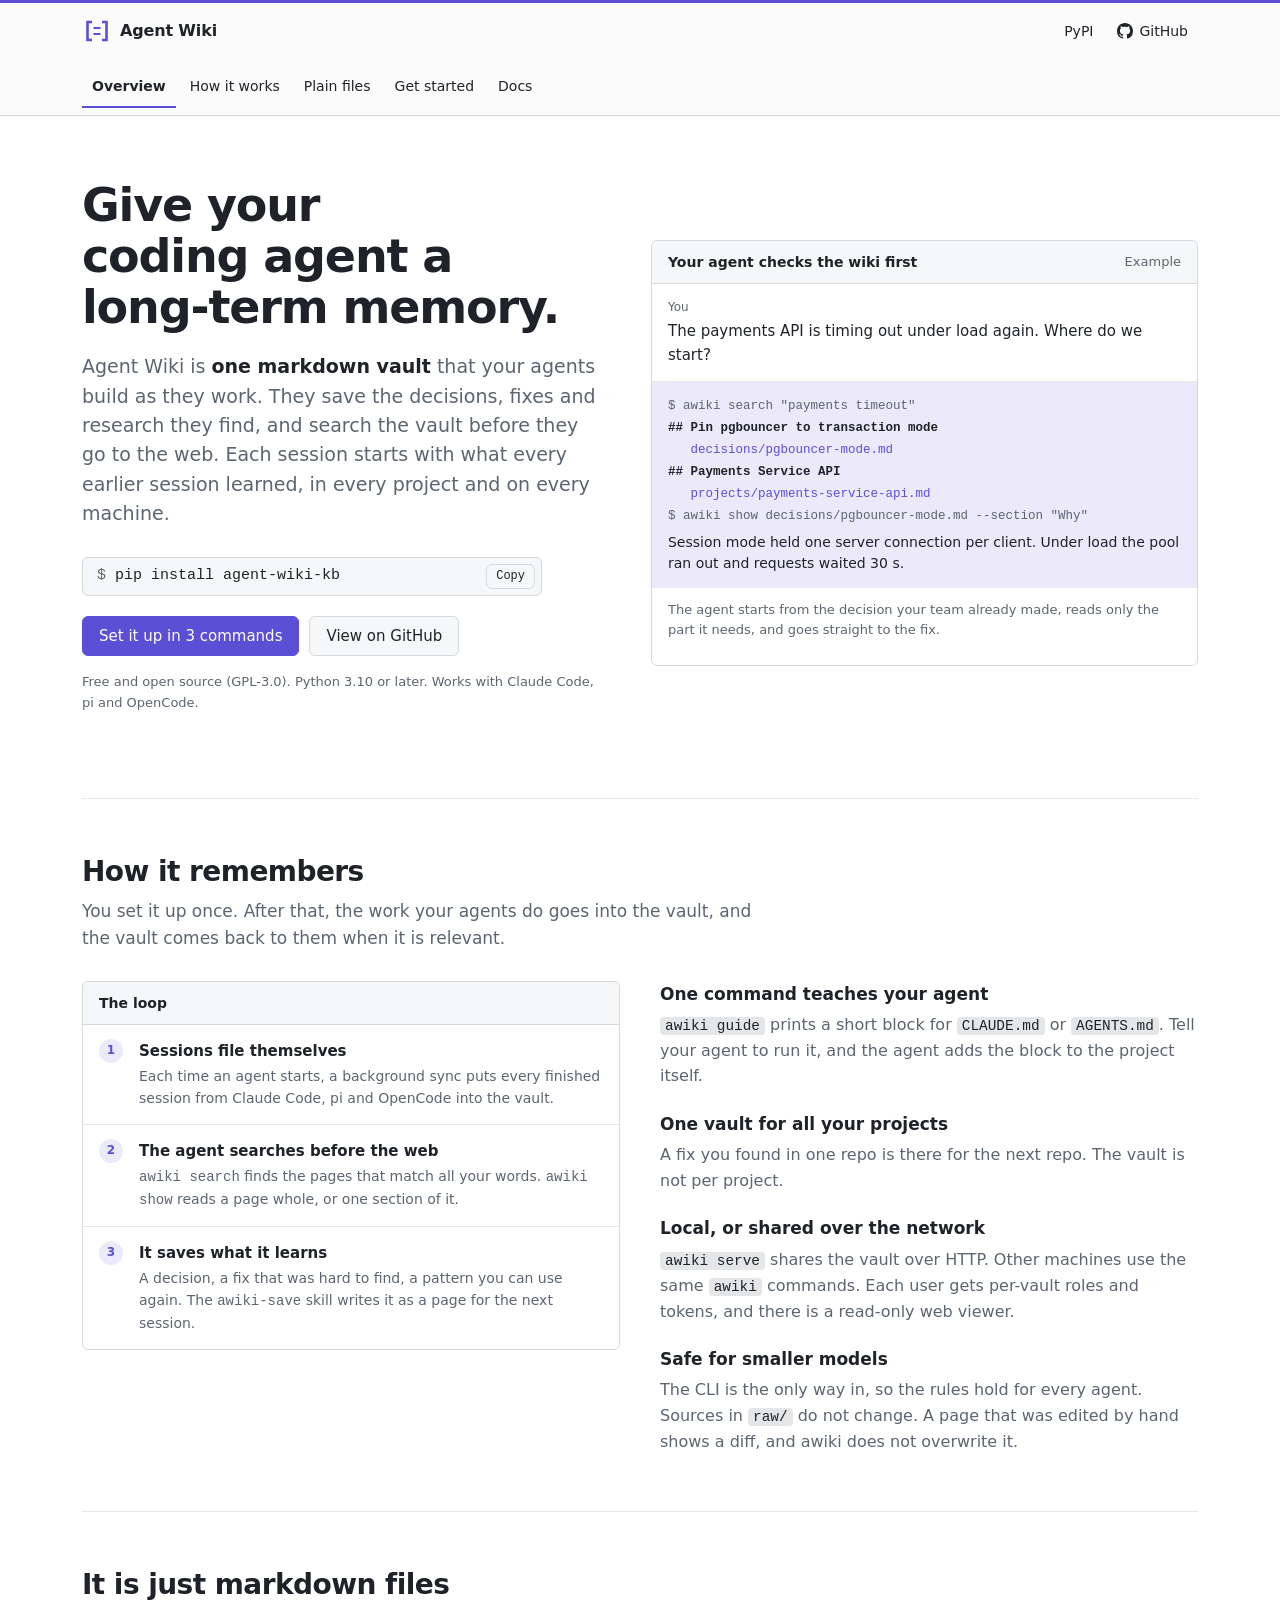
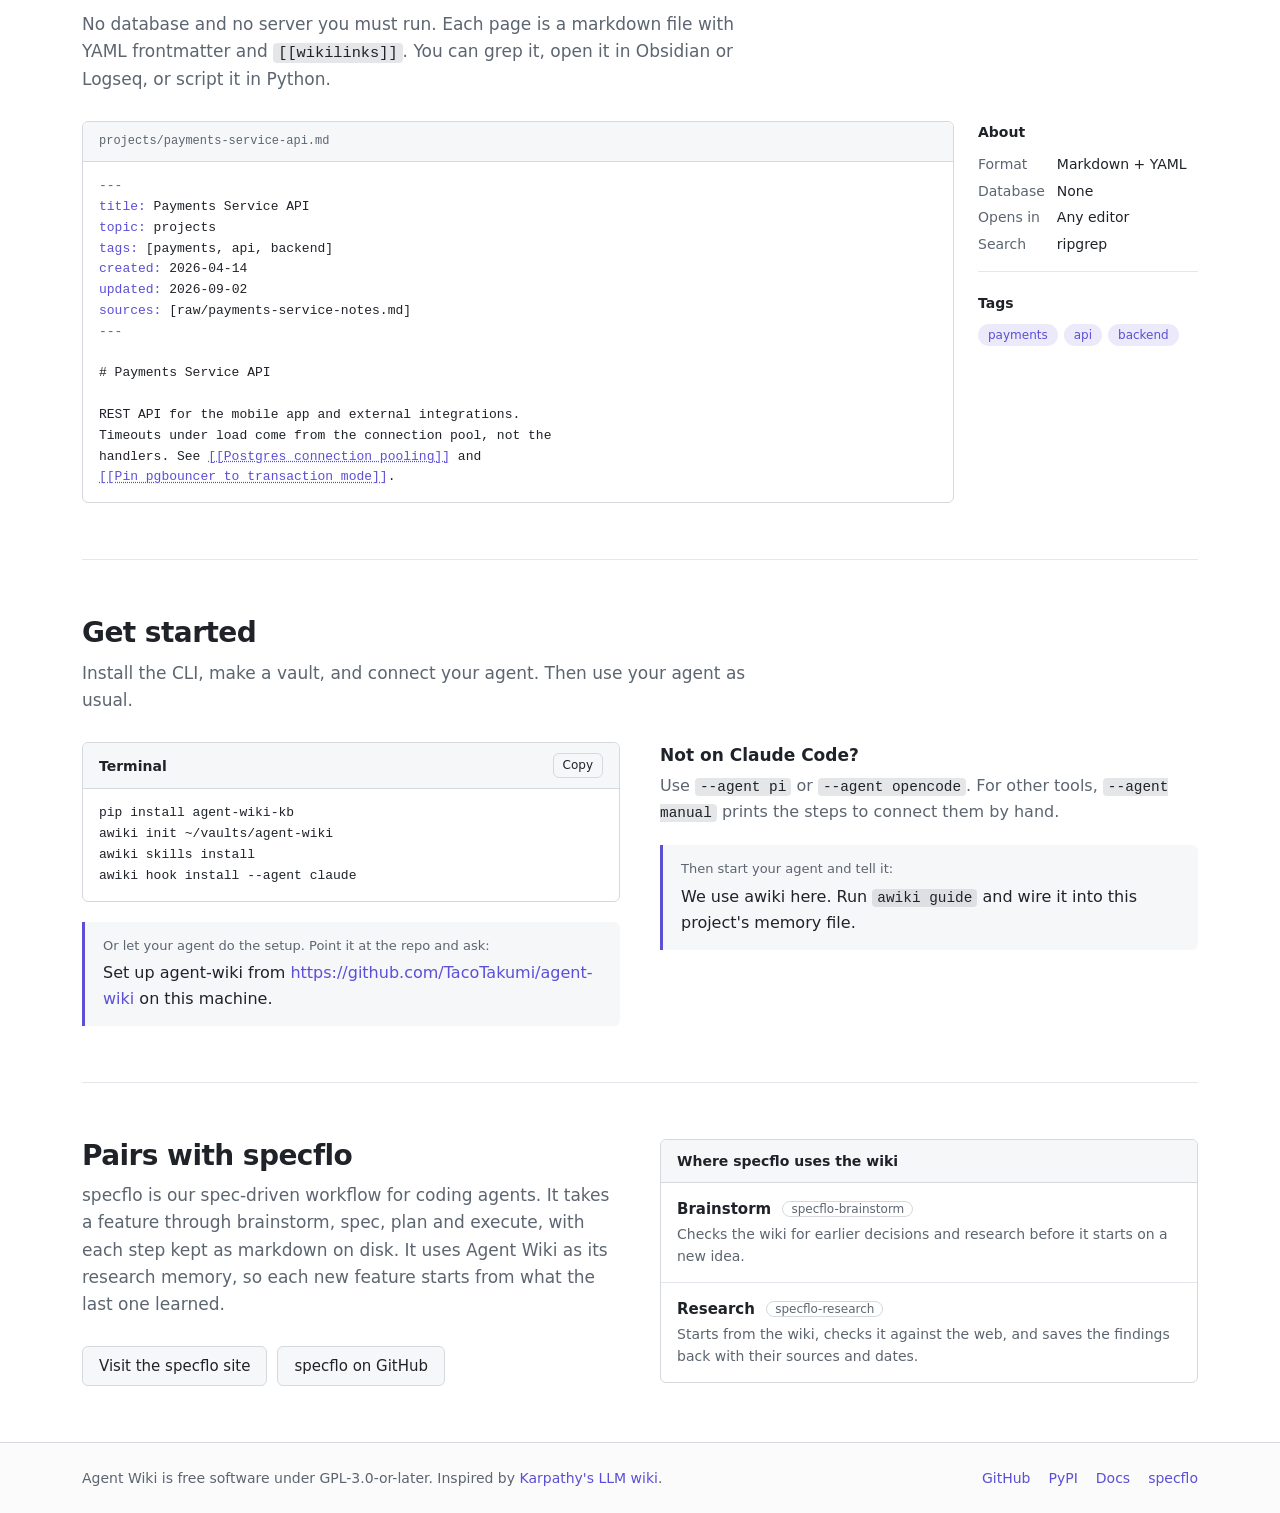
<file: site/index.html>
<!doctype html>
<html lang="en">
<head>
<meta charset="utf-8">
<meta name="viewport" content="width=device-width, initial-scale=1">
<title>Agent Wiki - long-term memory for your coding agents</title>
<meta name="description" content="Agent Wiki is a plain-markdown vault your AI coding agents search before they reach for the web, and write back to when they learn something worth keeping.">
<link rel="icon" href="favicon.svg" type="image/svg+xml">
<style>
/* Same tokens as the vault viewer (src/agent_wiki/viewer/static/viewer.css). */
:root {
  color-scheme: light dark;
  --bg:           light-dark(#ffffff, #17191c);
  --bg-muted:     light-dark(#f6f7f9, #1f2226);
  --bg-header:    light-dark(#fbfbfc, #1b1d20);
  --bg-hover:     light-dark(#f0f2f5, #24282d);
  --fg:           light-dark(#1f2329, #dde0e5);
  --fg-muted:     light-dark(#5c6570, #9aa1ab);
  --border:       light-dark(#d5d9de, #353a41);
  --border-muted: light-dark(#e4e7eb, #2b2f35);
  --accent:       light-dark(#5b4fd6, #a99fff);
  --on-accent:    light-dark(#ffffff, #111417);
  --mark:         light-dark(#fff1a6, #5a4a0c);
}
:root {
  --accent-soft: color-mix(in srgb, var(--accent) 12%, transparent);
  --accent-soft-hover: color-mix(in srgb, var(--accent) 20%, transparent);
  --neutral-soft: color-mix(in srgb, var(--fg-muted) 16%, transparent);
  --radius: 6px;
  --gutter: 32px;
  --ui: system-ui, -apple-system, "Segoe UI", "Noto Sans", Helvetica, Arial, sans-serif;
  --mono: ui-monospace, SFMono-Regular, "SF Mono", Menlo, Consolas, "Liberation Mono", monospace;
}

/* ---------- Frame ---------- */
* { box-sizing: border-box; }
html, body { margin: 0; }
html { scroll-behavior: smooth; }
body { background: var(--bg); color: var(--fg); font: 16px/1.6 var(--ui); }
a { color: var(--accent); text-decoration: none; }
a:hover { text-decoration: underline; }
:focus-visible { outline: 2px solid var(--accent); outline-offset: 2px; border-radius: 3px; }
code, pre { font-family: var(--mono); }
p { margin: 0 0 12px; }
.container { max-width: 1180px; margin: 0 auto; padding: 0 var(--gutter); }
@media (max-width: 1200px) { :root { --gutter: 24px; } }
@media (max-width: 767px) { :root { --gutter: 16px; } }

/* ---------- Header (as the viewer) ---------- */
.site-header { background: var(--bg-header); border-top: 3px solid var(--accent);
  border-bottom: 1px solid var(--border); }
.site-header .container { display: flex; align-items: center; gap: 16px; min-height: 56px;
  flex-wrap: wrap; padding-block: 8px; }
.brand { display: flex; align-items: center; gap: 8px; color: var(--fg); font-weight: 600;
  font-size: 16px; letter-spacing: -0.01em; }
.brand:hover { text-decoration: none; }
.brand svg { width: 30px; height: 22px; color: var(--accent); flex: none; }
.header-links { margin-left: auto; display: flex; gap: 4px; font-size: 14px; }
.header-links a { color: var(--fg); padding: 4px 10px; border-radius: var(--radius); }
.header-links a:hover { background: var(--bg-hover); text-decoration: none; }
.header-links .gh { display: inline-flex; align-items: center; gap: 6px; }
.header-links .gh svg { width: 16px; height: 16px; flex: none; }
.tabs-row { padding-block: 0; }
.tabs { display: flex; gap: 4px; overflow-x: auto; scrollbar-width: thin; margin-bottom: -1px; font-size: 14px; }
.tabs a { padding: 8px 10px 9px; color: var(--fg); white-space: nowrap;
  border-bottom: 2px solid transparent; border-radius: var(--radius) var(--radius) 0 0; }
.tabs a:hover { text-decoration: none; background: var(--bg-hover); }
.tabs a:first-child { font-weight: 600; border-bottom-color: var(--accent); }

/* ---------- Buttons ---------- */
.btn { display: inline-flex; align-items: center; font: inherit; font-size: 15px; font-weight: 500;
  color: var(--fg); background: var(--bg-muted); border: 1px solid var(--border);
  border-radius: var(--radius); padding: 7px 16px; min-height: 38px; cursor: pointer; }
.btn:hover { background: var(--bg-hover); text-decoration: none; }
.btn-accent,
.btn-accent:hover { background: var(--accent); border-color: var(--accent); color: var(--on-accent); }
.btn-small { font-size: 12px; padding: 2px 9px; min-height: 0; }

/* ---------- Box with rows (as the viewer) ---------- */
.box { border: 1px solid var(--border); border-radius: var(--radius); background: var(--bg); font-size: 14px; }
.box-head { display: flex; align-items: center; justify-content: space-between; gap: 12px;
  padding: 10px 16px; background: var(--bg-muted); border-bottom: 1px solid var(--border);
  border-radius: var(--radius) var(--radius) 0 0; font-weight: 600; }
.box-head small { font-weight: 400; color: var(--fg-muted); font-size: 13px; }
.file-head { font-family: var(--mono); font-size: 12px; font-weight: 400; color: var(--fg-muted); }
.box pre { margin: 0; padding: 14px 16px; overflow-x: auto; font-size: 13px; line-height: 1.6; }
.rows { list-style: none; margin: 0; padding: 0; }
.rows li { display: grid; grid-template-columns: 28px minmax(0, 1fr); gap: 4px 12px;
  padding: 14px 16px; border-top: 1px solid var(--border-muted); }
.rows li:first-child { border-top: 0; }
.rows .step { display: inline-flex; justify-content: center; align-items: center; width: 24px; height: 24px;
  border-radius: 999px; background: var(--accent-soft); color: var(--accent); font-weight: 600;
  font-size: 12px; font-variant-numeric: tabular-nums; }
.rows strong { display: block; font-weight: 600; font-size: 15px; }
.rows p { margin: 2px 0 0; color: var(--fg-muted); }
.rows.plain li { display: block; }
.rows strong .topic-tag { margin-left: 6px; font-weight: 400; vertical-align: 1px; }
.topic-tag { font-size: 12px; color: var(--fg-muted); border: 1px solid var(--border); border-radius: 999px;
  padding: 0 8px; white-space: nowrap; }
.tags { display: flex; flex-wrap: wrap; gap: 6px; list-style: none; margin: 0; padding: 0; }
.tags li { font-size: 12px; font-weight: 500; line-height: 22px; padding: 0 10px;
  border-radius: 999px; color: var(--accent); background: var(--accent-soft); }

/* ---------- Hero ---------- */
.hero { display: grid; grid-template-columns: minmax(0, 1fr) minmax(0, 1.05fr); gap: 48px;
  align-items: center; padding: 64px 0 72px; }
.hero h1 { font-size: 46px; line-height: 1.1; font-weight: 650; letter-spacing: -0.025em;
  margin: 0 0 20px; text-wrap: balance; }
.lead { font-size: 19px; line-height: 1.55; color: var(--fg-muted); max-width: 34em; margin-bottom: 28px; }
.lead strong { color: var(--fg); font-weight: 600; }
.nowrap { white-space: nowrap; }
.nowrap { white-space: nowrap; }
.install { display: flex; align-items: center; gap: 8px; max-width: 460px; margin-bottom: 20px;
  padding: 6px 6px 6px 14px; border: 1px solid var(--border); border-radius: var(--radius);
  background: var(--bg-muted); font-family: var(--mono); font-size: 15px; }
.install code { flex: 1; min-width: 0; overflow-x: auto; white-space: nowrap; }
.install code::before { content: "$ "; color: var(--fg-muted); }
.actions { display: flex; flex-wrap: wrap; gap: 10px; }
.note { font-size: 13px; color: var(--fg-muted); margin-top: 16px; }

/* The prompt mock: the agent searches the wiki and reads one section. */
.prompt-mock .ask { padding: 14px 16px; border-bottom: 1px solid var(--border-muted); }
.prompt-mock .who { display: block; font-size: 12px; color: var(--fg-muted); margin-bottom: 2px; }
.prompt-mock .ask p { margin: 0; font-size: 15px; }
.inject { margin: 0; padding: 14px 16px; list-style: none; font-family: var(--mono); font-size: 12.5px;
  line-height: 1.75; background: var(--accent-soft); overflow-x: auto; }
.inject li { white-space: nowrap; }
.inject .c { color: var(--fg-muted); }
.inject .h { color: var(--fg); font-weight: 600; }
.inject .p { color: var(--accent); }
.inject .p { white-space: pre; }
.inject .o { color: var(--fg); white-space: normal; font-family: var(--ui); font-size: 14px; line-height: 1.5;
  margin-top: 4px; }
.prompt-mock .after { padding: 12px 16px; color: var(--fg-muted); font-size: 13px; }
.prompt-mock .after code { color: var(--fg); }
@media (prefers-reduced-motion: no-preference) {
  /* "backwards" hides each line only while its animation waits to start, so a
     browser that does not animate still shows the lines. */
  .inject li { animation: show 0.35s ease-out backwards; }
  .inject li:nth-child(1) { animation-delay: 0.5s; }
  .inject li:nth-child(2) { animation-delay: 0.62s; }
  .inject li:nth-child(3) { animation-delay: 0.74s; }
  .inject li:nth-child(4) { animation-delay: 0.86s; }
  .inject li:nth-child(5) { animation-delay: 0.98s; }
  .inject li:nth-child(6) { animation-delay: 1.1s; }
  .inject li:nth-child(7) { animation-delay: 1.22s; }
  @keyframes show { from { opacity: 0; transform: translateY(3px); } }
}

/* ---------- Sections ---------- */
section { padding: 56px 0; border-top: 1px solid var(--border-muted); }
section h2 { font-size: 28px; line-height: 1.2; font-weight: 650; letter-spacing: -0.02em; margin: 0 0 10px; }
.section-sub { color: var(--fg-muted); font-size: 17px; max-width: 40em; margin-bottom: 28px; }
.split { display: grid; grid-template-columns: minmax(0, 1fr) minmax(0, 1fr); gap: 40px; align-items: start; }
.points { display: grid; gap: 22px; }
.points h3 { font-size: 17px; font-weight: 600; margin: 0 0 4px; }
.points p { margin: 0; color: var(--fg-muted); }
.points code, .section-sub code, .say code { font-size: 0.9em; padding: 1px 5px; border-radius: 4px;
  background: var(--neutral-soft); color: var(--fg); }

/* Page view: the markdown file with an About sidebar, as the viewer shows a page. */
.page-layout { display: grid; grid-template-columns: minmax(0, 1fr) 220px; gap: 24px; align-items: start; }
.page-layout aside { font-size: 14px; }
.page-layout aside h4 { font-size: 14px; font-weight: 600; margin: 0 0 10px; }
.page-layout dl { display: grid; grid-template-columns: max-content 1fr; gap: 4px 12px; margin: 0 0 20px;
  padding-bottom: 16px; border-bottom: 1px solid var(--border-muted); }
.page-layout dt { color: var(--fg-muted); }
.page-layout dd { margin: 0; }
.md .k { color: var(--accent); }
.md .m { color: var(--fg-muted); }
.md .l { color: var(--accent); text-decoration: underline dotted; }

/* Get started */
.say { margin: 20px 0 0; padding: 14px 18px; border-left: 3px solid var(--accent);
  background: var(--bg-muted); border-radius: 0 var(--radius) var(--radius) 0; }
.say p { margin: 0; overflow-wrap: anywhere; }
.say .who { display: block; font-size: 13px; color: var(--fg-muted); margin-bottom: 4px; }
.cmd .m { color: var(--fg-muted); }

/* Footer */
footer { border-top: 1px solid var(--border); background: var(--bg-header); font-size: 14px; color: var(--fg-muted); }
footer .container { display: flex; flex-wrap: wrap; gap: 8px 24px; justify-content: space-between; padding-block: 24px; }
footer nav { display: flex; flex-wrap: wrap; gap: 4px 18px; }

@media (max-width: 1011px) {
  .hero { grid-template-columns: minmax(0, 1fr); gap: 36px; padding: 40px 0 48px; }
  .split { grid-template-columns: minmax(0, 1fr); gap: 28px; }
}
@media (max-width: 767px) {
  .hero h1 { font-size: 34px; }
  .lead { font-size: 17px; }
  section { padding: 40px 0; }
  section h2 { font-size: 24px; }
  .page-layout { grid-template-columns: minmax(0, 1fr); }
  .header-links a.hide-narrow { display: none; }
}
</style>
</head>
<body>
<header class="site-header">
<div class="container">
<a class="brand" href="#">
<svg viewBox="0 0 30 22" aria-hidden="true" fill="none" stroke="currentColor">
<path d="M10 2H5.5v18H10M20 2h4.5v18H20" stroke-width="2.6"/>
<path d="M11.5 8h7M11.5 14h7" stroke-width="2.2"/>
</svg>
Agent Wiki
</a>
<nav class="header-links" aria-label="Project links">
<a class="hide-narrow" href="https://pypi.org/project/agent-wiki-kb/">PyPI</a>
<a class="gh" href="https://github.com/TacoTakumi/agent-wiki"><svg viewBox="0 0 16 16" aria-hidden="true" fill="currentColor"><path d="M8 0c4.42 0 8 3.58 8 8a8.013 8.013 0 0 1-5.45 7.59c-.4.08-.55-.17-.55-.38 0-.27.01-1.13.01-2.2 0-.75-.25-1.23-.54-1.48 1.78-.2 3.65-.88 3.65-3.95 0-.88-.31-1.59-.82-2.15.08-.2.36-1.02-.08-2.12 0 0-.67-.22-2.2.82-.64-.18-1.32-.27-2-.27-.68 0-1.36.09-2 .27-1.53-1.03-2.2-.82-2.2-.82-.44 1.1-.16 1.92-.08 2.12-.51.56-.82 1.28-.82 2.15 0 3.06 1.86 3.75 3.64 3.95-.23.2-.44.55-.51 1.07-.46.21-1.61.55-2.33-.66-.15-.24-.6-.83-1.23-.82-.67.01-.27.38.01.53.34.19.73.9.82 1.13.16.45.68 1.31 2.69.94 0 .67.01 1.3.01 1.49 0 .21-.15.45-.55.38A7.995 7.995 0 0 1 0 8c0-4.42 3.58-8 8-8Z"/></svg>GitHub</a>
</nav>
</div>
<div class="container tabs-row">
<nav class="tabs" aria-label="Sections">
<a href="#top">Overview</a>
<a href="#how">How it works</a>
<a href="#files">Plain files</a>
<a href="#start">Get started</a>
<a href="https://github.com/TacoTakumi/agent-wiki#readme">Docs</a>
</nav>
</div>
</header>

<main class="container" id="top">
<div class="hero">
<div>
<h1>Give your coding agent a <span class="nowrap">long-term</span> memory.</h1>
<p class="lead">Agent Wiki is <strong>one markdown vault</strong> that your agents build as they work. They save the decisions, fixes and research they find, and search the vault before they go to the web. Each session starts with what every earlier session learned, in every project and on every machine.</p>
<div class="install">
<code id="install-cmd">pip install agent-wiki-kb</code>
<button class="btn btn-small" type="button" data-copy="install-cmd">Copy</button>
</div>
<div class="actions">
<a class="btn btn-accent" href="#start">Set it up in 3 commands</a>
<a class="btn" href="https://github.com/TacoTakumi/agent-wiki">View on GitHub</a>
</div>
<p class="note">Free and open source (GPL-3.0). Python 3.10 or later. Works with Claude Code, pi and OpenCode.</p>
</div>

<div class="box prompt-mock" aria-label="Example: the agent checks the wiki before it answers">
<div class="box-head">Your agent checks the wiki first <small>Example</small></div>
<div class="ask">
<span class="who">You</span>
<p>The payments API is timing out under load again. Where do we start?</p>
</div>
<ol class="inject">
<li class="c">$ awiki search "payments timeout"</li>
<li class="h">## Pin pgbouncer to transaction mode</li>
<li class="p">   decisions/pgbouncer-mode.md</li>
<li class="h">## Payments Service API</li>
<li class="p">   projects/payments-service-api.md</li>
<li class="c">$ awiki show decisions/pgbouncer-mode.md --section "Why"</li>
<li class="o">Session mode held one server connection per client. Under load the pool ran out and requests waited 30 s.</li>
</ol>
<p class="after">The agent starts from the decision your team already made, reads only the part it needs, and goes straight to the fix.</p>
</div>
</div>

<section id="how">
<h2>How it remembers</h2>
<p class="section-sub">You set it up once. After that, the work your agents do goes into the vault, and the vault comes back to them when it is relevant.</p>
<div class="split">
<div class="box">
<div class="box-head">The loop</div>
<ol class="rows">
<li><span class="step">1</span><div><strong>Sessions file themselves</strong><p>Each time an agent starts, a background sync puts every finished session from Claude Code, pi and OpenCode into the vault.</p></div></li>
<li><span class="step">2</span><div><strong>The agent searches before the web</strong><p><code>awiki search</code> finds the pages that match all your words. <code>awiki show</code> reads a page whole, or one section of it.</p></div></li>
<li><span class="step">3</span><div><strong>It saves what it learns</strong><p>A decision, a fix that was hard to find, a pattern you can use again. The <code>awiki-save</code> skill writes it as a page for the next session.</p></div></li>
</ol>
</div>
<div class="points">
<div><h3>One command teaches your agent</h3><p><code>awiki guide</code> prints a short block for <code>CLAUDE.md</code> or <code>AGENTS.md</code>. Tell your agent to run it, and the agent adds the block to the project itself.</p></div>
<div><h3>One vault for all your projects</h3><p>A fix you found in one repo is there for the next repo. The vault is not per project.</p></div>
<div><h3>Local, or shared over the network</h3><p><code>awiki serve</code> shares the vault over HTTP. Other machines use the same <code>awiki</code> commands. Each user gets per-vault roles and tokens, and there is a read-only web viewer.</p></div>
<div><h3>Safe for smaller models</h3><p>The CLI is the only way in, so the rules hold for every agent. Sources in <code>raw/</code> do not change. A page that was edited by hand shows a diff, and awiki does not overwrite it.</p></div>
</div>
</div>
</section>

<section id="files">
<h2>It is just markdown files</h2>
<p class="section-sub">No database and no server you must run. Each page is a markdown file with YAML frontmatter and <code>[[wikilinks]]</code>. You can grep it, open it in Obsidian or Logseq, or script it in Python.</p>
<div class="page-layout">
<div class="box">
<div class="box-head"><span class="file-head">projects/payments-service-api.md</span></div>
<pre class="md"><span class="m">---</span>
<span class="k">title:</span> Payments Service API
<span class="k">topic:</span> projects
<span class="k">tags:</span> [payments, api, backend]
<span class="k">created:</span> 2026-04-14
<span class="k">updated:</span> 2026-09-02
<span class="k">sources:</span> [raw/payments-service-notes.md]
<span class="m">---</span>

# Payments Service API

REST API for the mobile app and external integrations.
Timeouts under load come from the connection pool, not the
handlers. See <span class="l">[[Postgres connection pooling]]</span> and
<span class="l">[[Pin pgbouncer to transaction mode]]</span>.</pre>
</div>
<aside>
<h4>About</h4>
<dl>
<dt>Format</dt><dd>Markdown + YAML</dd>
<dt>Database</dt><dd>None</dd>
<dt>Opens in</dt><dd>Any editor</dd>
<dt>Search</dt><dd>ripgrep</dd>
</dl>
<h4>Tags</h4>
<ul class="tags"><li>payments</li><li>api</li><li>backend</li></ul>
</aside>
</div>
</section>

<section id="start">
<h2>Get started</h2>
<p class="section-sub">Install the CLI, make a vault, and connect your agent. Then use your agent as usual.</p>
<div class="split">
<div>
<div class="box">
<div class="box-head">Terminal <button class="btn btn-small" type="button" data-copy="setup-cmds">Copy</button></div>
<pre class="cmd" id="setup-cmds">pip install agent-wiki-kb
awiki init ~/vaults/agent-wiki
awiki skills install
awiki hook install --agent claude</pre>
</div>
<div class="say">
<span class="who">Or let your agent do the setup. Point it at the repo and ask:</span>
<p>Set up agent-wiki from <a href="https://github.com/TacoTakumi/agent-wiki">https://github.com/TacoTakumi/agent-wiki</a> on this machine.</p>
</div>
</div>
<div>
<div class="points">
<div><h3>Not on Claude Code?</h3><p>Use <code>--agent pi</code> or <code>--agent opencode</code>. For other tools, <code>--agent manual</code> prints the steps to connect them by hand.</p></div>
</div>
<div class="say">
<span class="who">Then start your agent and tell it:</span>
<p>We use awiki here. Run <code>awiki guide</code> and wire it into this project's memory file.</p>
</div>
</div>
</div>
</section>

<section id="specflo">
<div class="split">
<div>
<h2>Pairs with specflo</h2>
<p class="section-sub">specflo is our spec-driven workflow for coding agents. It takes a feature through brainstorm, spec, plan and execute, with each step kept as markdown on disk. It uses Agent Wiki as its research memory, so each new feature starts from what the last one learned.</p>
<div class="actions">
<a class="btn" href="https://tacotakumi.github.io/specflo/">Visit the specflo site</a>
<a class="btn" href="https://github.com/TacoTakumi/specflo">specflo on GitHub</a>
</div>
</div>
<div class="box">
<div class="box-head">Where specflo uses the wiki</div>
<ul class="rows plain">
<li><div><strong>Brainstorm <span class="topic-tag">specflo-brainstorm</span></strong><p>Checks the wiki for earlier decisions and research before it starts on a new idea.</p></div></li>
<li><div><strong>Research <span class="topic-tag">specflo-research</span></strong><p>Starts from the wiki, checks it against the web, and saves the findings back with their sources and dates.</p></div></li>
</ul>
</div>
</div>
</section>
</main>

<footer>
<div class="container">
<span>Agent Wiki is free software under GPL-3.0-or-later. Inspired by <a href="https://gist.github.com/karpathy/442a6bf555914893e9891c11519de94f">Karpathy's LLM wiki</a>.</span>
<nav aria-label="Footer">
<a href="https://github.com/TacoTakumi/agent-wiki">GitHub</a>
<a href="https://pypi.org/project/agent-wiki-kb/">PyPI</a>
<a href="https://github.com/TacoTakumi/agent-wiki#readme">Docs</a>
<a href="https://tacotakumi.github.io/specflo/">specflo</a>
</nav>
</div>
</footer>

<script>
document.querySelectorAll("[data-copy]").forEach(function (btn) {
  btn.addEventListener("click", function () {
    var text = document.getElementById(btn.dataset.copy).textContent;
    navigator.clipboard.writeText(text).then(function () {
      btn.textContent = "Copied";
      setTimeout(function () { btn.textContent = "Copy"; }, 1500);
    });
  });
});
</script>
</body>
</html>
</file>
